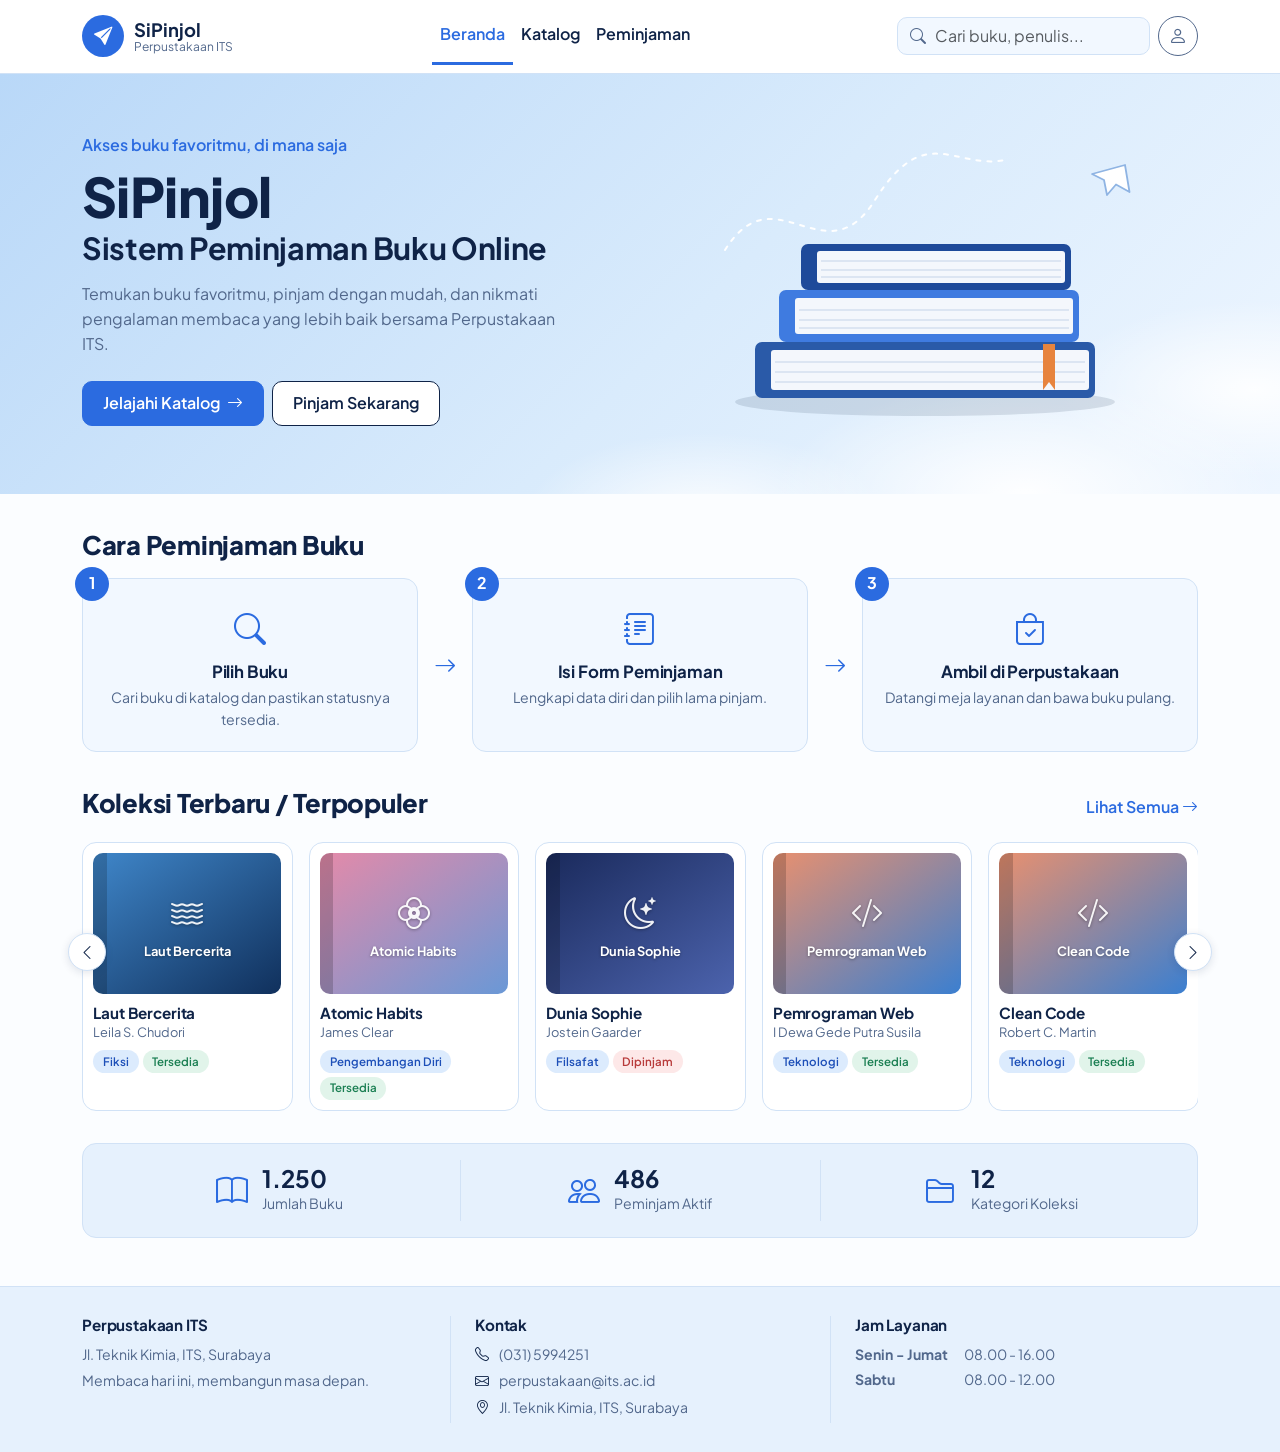
<file: index.html>
<!DOCTYPE html>
<html lang="id">
<head>
  <meta charset="UTF-8">
  <meta name="viewport" content="width=device-width, initial-scale=1">
  <title>SiPinjol - Sistem Peminjaman Buku Online</title>
  <link rel="preconnect" href="https://fonts.googleapis.com">
  <link rel="preconnect" href="https://fonts.gstatic.com" crossorigin>
  <link href="https://fonts.googleapis.com/css2?family=Plus+Jakarta+Sans:wght@400;500;600;700;800&display=swap" rel="stylesheet">
  <link href="https://cdn.jsdelivr.net/npm/bootstrap@5.3.3/dist/css/bootstrap.min.css" rel="stylesheet">
  <link href="https://cdn.jsdelivr.net/npm/bootstrap-icons@1.11.3/font/bootstrap-icons.min.css" rel="stylesheet">
  <link href="css/style.css" rel="stylesheet">
</head>
<body>

  <!-- Header -->
  <header class="site-header sticky-top">
    <nav class="navbar navbar-expand-lg" aria-label="Navigasi utama">
      <div class="container">
        <a class="navbar-brand brand m-0" href="index.html">
          <span class="brand-logo"><i class="bi bi-send-fill" aria-hidden="true"></i></span>
          <span class="brand-teks"><strong>SiPinjol</strong><small>Perpustakaan ITS</small></span>
        </a>
        <button class="navbar-toggler border-0" type="button" data-bs-toggle="collapse" data-bs-target="#menuUtama" aria-controls="menuUtama" aria-expanded="false" aria-label="Buka menu">
          <span class="navbar-toggler-icon"></span>
        </button>
        <div class="collapse navbar-collapse" id="menuUtama">
          <ul class="navbar-nav mx-lg-auto">
            <li class="nav-item"><a class="nav-link active" aria-current="page" href="index.html">Beranda</a></li>
            <li class="nav-item"><a class="nav-link" href="katalog.html">Katalog</a></li>
            <li class="nav-item"><a class="nav-link" href="pinjam.html">Peminjaman</a></li>
          </ul>
          <div class="d-flex align-items-center gap-2 py-2 py-lg-0">
            <form class="cari-header flex-grow-1" action="katalog.html" method="get" role="search">
              <i class="bi bi-search" aria-hidden="true"></i>
              <input class="form-control" type="search" name="q" placeholder="Cari buku, penulis..." aria-label="Cari buku atau penulis">
            </form>
            <button class="btn-akun" type="button" aria-label="Akun"><i class="bi bi-person" aria-hidden="true"></i></button>
          </div>
        </div>
      </div>
    </nav>
  </header>

  <main>
    <!-- Hero -->
    <section class="hero" aria-labelledby="judulHero">
      <div class="container">
        <div class="row align-items-center g-4">
          <div class="col-lg-6">
            <p class="sapaan">Akses buku favoritmu, di mana saja</p>
            <h1 id="judulHero">SiPinjol</h1>
            <h2>Sistem Peminjaman Buku Online</h2>
            <p class="lead-teks">Temukan buku favoritmu, pinjam dengan mudah, dan nikmati pengalaman membaca yang lebih baik bersama Perpustakaan ITS.</p>
            <div class="d-flex flex-wrap gap-2">
              <a class="btn btn-biru" href="katalog.html">Jelajahi Katalog <i class="bi bi-arrow-right ms-1" aria-hidden="true"></i></a>
              <a class="btn btn-garis" href="pinjam.html">Pinjam Sekarang</a>
            </div>
          </div>
          <div class="col-lg-6 text-center">
            <svg class="hero-ilustrasi" viewBox="0 0 440 300" role="img" aria-label="Tumpukan buku dan pesawat kertas">
              <path d="M20 120 C 70 40, 120 150, 170 70 S 250 40, 300 30" fill="none" stroke="#fff" stroke-width="2" stroke-dasharray="4 7" stroke-linecap="round"/>
              <path d="M300 30 l-22 6 l8 4 l2 10 l6 -7 l9 5 z" fill="#fff" stroke="#8fb4e3" stroke-width="1.2" stroke-linejoin="round" transform="translate(-30 -10) scale(1.5)"/>
              <ellipse cx="220" cy="272" rx="190" ry="14" fill="rgba(15,35,71,.12)"/>
              <!-- buku bawah -->
              <rect x="50" y="212" width="340" height="56" rx="7" fill="#2a5aa8"/>
              <rect x="66" y="220" width="318" height="40" rx="3" fill="#f4f7fc"/>
              <path d="M70 232h310M70 242h310M70 252h310" stroke="#d5dff0" stroke-width="1.5"/>
              <!-- buku tengah -->
              <rect x="74" y="160" width="300" height="52" rx="7" fill="#3f7be0"/>
              <rect x="90" y="168" width="278" height="36" rx="3" fill="#f4f7fc"/>
              <path d="M94 180h270M94 190h270M94 198h270" stroke="#d5dff0" stroke-width="1.5"/>
              <!-- buku atas -->
              <rect x="96" y="114" width="270" height="46" rx="7" fill="#1e4a9a"/>
              <rect x="112" y="121" width="248" height="32" rx="3" fill="#f4f7fc"/>
              <path d="M116 131h240M116 140h240M116 147h240" stroke="#d5dff0" stroke-width="1.5"/>
              <!-- pita pembatas -->
              <rect x="338" y="214" width="12" height="46" fill="#e7843e"/>
              <path d="M338 260l6 -8l6 8z" fill="#f4f7fc"/>
            </svg>
          </div>
        </div>
      </div>
    </section>

    <div class="container">
      <!-- Alur peminjaman -->
      <section class="blok" aria-labelledby="judulAlur">
        <h2 class="judul-bagian" id="judulAlur">Cara Peminjaman Buku</h2>
        <div class="langkah">
          <div class="langkah-kartu">
            <span class="langkah-no">1</span>
            <i class="bi bi-search" aria-hidden="true"></i>
            <h3>Pilih Buku</h3>
            <p>Cari buku di katalog dan pastikan statusnya tersedia.</p>
          </div>
          <i class="bi bi-arrow-right langkah-panah" aria-hidden="true"></i>
          <div class="langkah-kartu">
            <span class="langkah-no">2</span>
            <i class="bi bi-journal-text" aria-hidden="true"></i>
            <h3>Isi Form Peminjaman</h3>
            <p>Lengkapi data diri dan pilih lama pinjam.</p>
          </div>
          <i class="bi bi-arrow-right langkah-panah" aria-hidden="true"></i>
          <div class="langkah-kartu">
            <span class="langkah-no">3</span>
            <i class="bi bi-bag-check" aria-hidden="true"></i>
            <h3>Ambil di Perpustakaan</h3>
            <p>Datangi meja layanan dan bawa buku pulang.</p>
          </div>
        </div>
      </section>

      <!-- Koleksi -->
      <section class="blok" aria-labelledby="judulKoleksi">
        <div class="d-flex justify-content-between align-items-baseline">
          <h2 class="judul-bagian" id="judulKoleksi">Koleksi Terbaru / Terpopuler</h2>
          <a class="fw-semibold text-decoration-none" href="katalog.html">Lihat Semua <i class="bi bi-arrow-right" aria-hidden="true"></i></a>
        </div>
        <div class="koleksi-bungkus">
          <button class="panah panah-kiri" type="button" id="geserKiri" aria-label="Geser ke kiri"><i class="bi bi-chevron-left" aria-hidden="true"></i></button>
          <div class="koleksi-jalur" id="jalurKoleksi" tabindex="0" aria-label="Daftar koleksi buku"></div>
          <button class="panah panah-kanan" type="button" id="geserKanan" aria-label="Geser ke kanan"><i class="bi bi-chevron-right" aria-hidden="true"></i></button>
        </div>
      </section>

      <!-- Statistik ilustratif -->
      <section class="statistik" aria-label="Statistik perpustakaan">
        <div><i class="bi bi-book" aria-hidden="true"></i><div><strong>1.250</strong><span>Jumlah Buku</span></div></div>
        <div><i class="bi bi-people" aria-hidden="true"></i><div><strong>486</strong><span>Peminjam Aktif</span></div></div>
        <div><i class="bi bi-folder2" aria-hidden="true"></i><div><strong>12</strong><span>Kategori Koleksi</span></div></div>
      </section>
    </div>
  </main>

  <!-- Footer -->
  <footer class="site-footer">
    <div class="container">
      <div class="row g-4">
        <div class="col-md-4 kolom">
          <h2>Perpustakaan ITS</h2>
          <p>Jl. Teknik Kimia, ITS, Surabaya</p>
          <p>Membaca hari ini, membangun masa depan.</p>
        </div>
        <div class="col-md-4 kolom">
          <h2>Kontak</h2>
          <ul>
            <li><i class="bi bi-telephone" aria-hidden="true"></i>(031) 5994251</li>
            <li><i class="bi bi-envelope" aria-hidden="true"></i>perpustakaan@its.ac.id</li>
            <li><i class="bi bi-geo-alt" aria-hidden="true"></i>Jl. Teknik Kimia, ITS, Surabaya</li>
          </ul>
        </div>
        <div class="col-md-4 kolom">
          <h2>Jam Layanan</h2>
          <dl class="jam">
            <dt>Senin - Jumat</dt><dd>08.00 - 16.00</dd>
            <dt>Sabtu</dt><dd>08.00 - 12.00</dd>
          </dl>
        </div>
      </div>
    </div>
  </footer>

  <script src="https://cdn.jsdelivr.net/npm/bootstrap@5.3.3/dist/js/bootstrap.bundle.min.js"></script>
  <script src="js/data.js"></script>
  <script>
    // Koleksi unggulan: 10 buku pertama dari data
    const jalur = document.getElementById("jalurKoleksi");
    jalur.innerHTML = getBooks().slice(0, 10).map(b => `
      <a class="koleksi-kartu" href="katalog.html?q=${encodeURIComponent(b.judul)}">
        ${coverHTML(b)}
        <h3>${esc(b.judul)}</h3>
        <p>${esc(b.penulis)}</p>
        <div class="d-flex flex-wrap gap-1">
          <span class="chip chip-kategori">${esc(b.kategori)}</span>${statusHTML(b)}
        </div>
      </a>`).join("");

    const kurangGerak = window.matchMedia("(prefers-reduced-motion: reduce)").matches;
    function geser(arah) {
      jalur.scrollBy({ left: arah * jalur.clientWidth * 0.8, behavior: kurangGerak ? "auto" : "smooth" });
    }
    document.getElementById("geserKiri").addEventListener("click", () => geser(-1));
    document.getElementById("geserKanan").addEventListener("click", () => geser(1));
  </script>
</body>
</html>
</file>
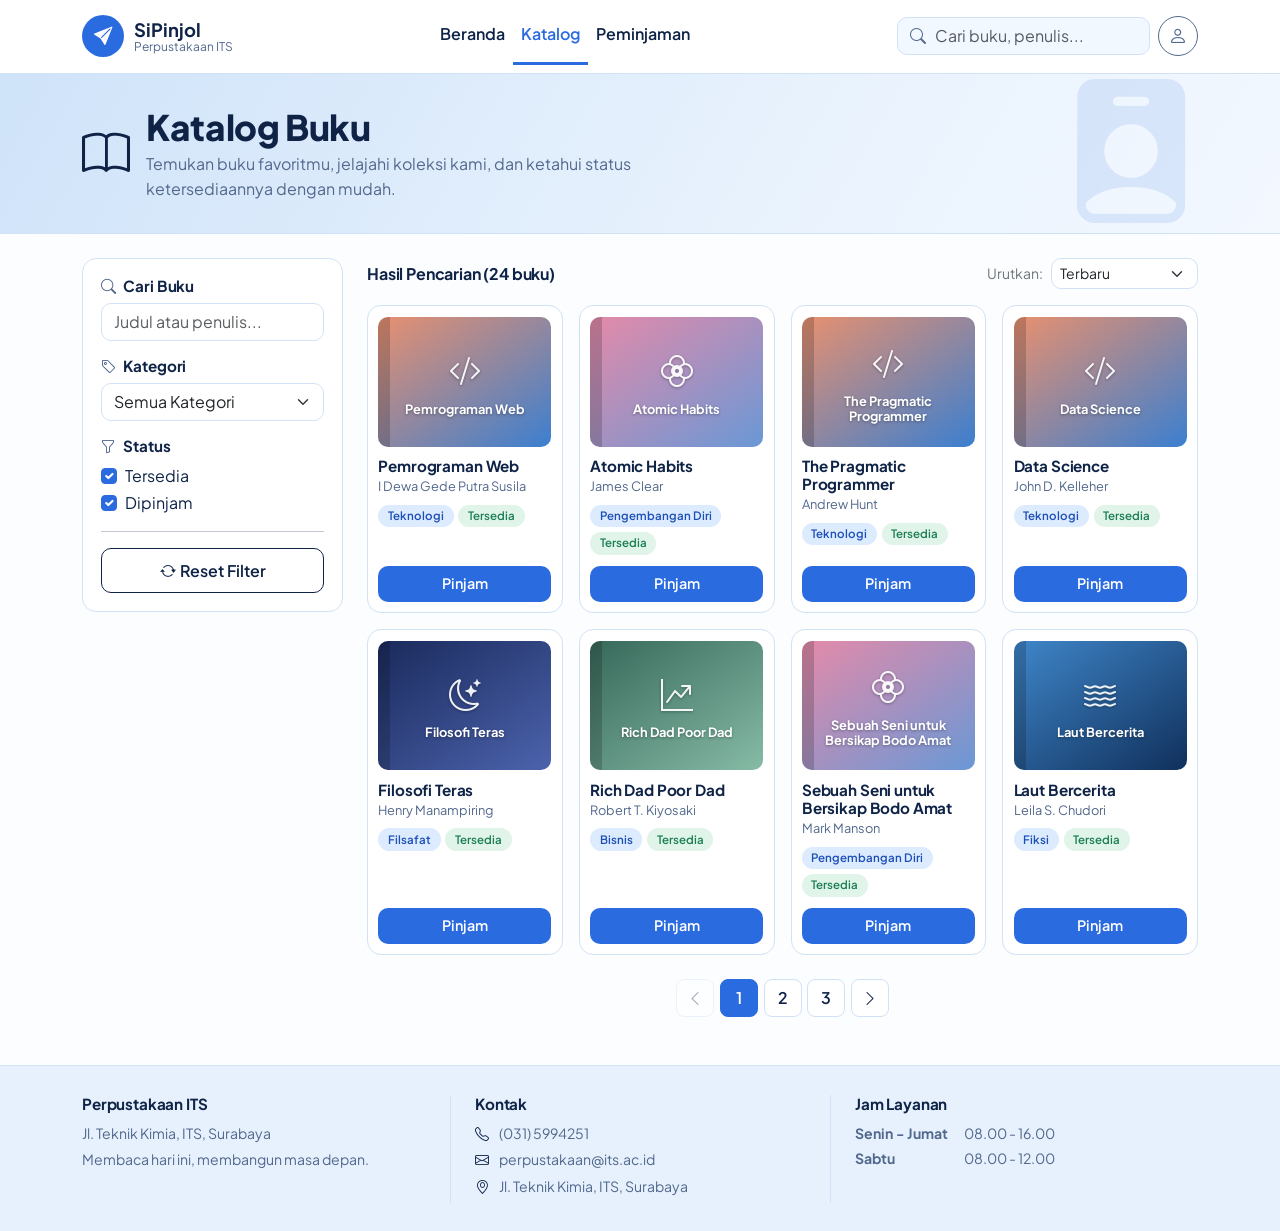
<file: katalog.html>
<!DOCTYPE html>
<html lang="id">
<head>
  <meta charset="UTF-8">
  <meta name="viewport" content="width=device-width, initial-scale=1">
  <title>Katalog Buku - SiPinjol</title>
  <link rel="preconnect" href="https://fonts.googleapis.com">
  <link rel="preconnect" href="https://fonts.gstatic.com" crossorigin>
  <link href="https://fonts.googleapis.com/css2?family=Plus+Jakarta+Sans:wght@400;500;600;700;800&display=swap" rel="stylesheet">
  <link href="https://cdn.jsdelivr.net/npm/bootstrap@5.3.3/dist/css/bootstrap.min.css" rel="stylesheet">
  <link href="https://cdn.jsdelivr.net/npm/bootstrap-icons@1.11.3/font/bootstrap-icons.min.css" rel="stylesheet">
  <link href="css/style.css" rel="stylesheet">
</head>
<body>

  <!-- Header -->
  <header class="site-header sticky-top">
    <nav class="navbar navbar-expand-lg" aria-label="Navigasi utama">
      <div class="container">
        <a class="navbar-brand brand m-0" href="index.html">
          <span class="brand-logo"><i class="bi bi-send-fill" aria-hidden="true"></i></span>
          <span class="brand-teks"><strong>SiPinjol</strong><small>Perpustakaan ITS</small></span>
        </a>
        <button class="navbar-toggler border-0" type="button" data-bs-toggle="collapse" data-bs-target="#menuUtama" aria-controls="menuUtama" aria-expanded="false" aria-label="Buka menu">
          <span class="navbar-toggler-icon"></span>
        </button>
        <div class="collapse navbar-collapse" id="menuUtama">
          <ul class="navbar-nav mx-lg-auto">
            <li class="nav-item"><a class="nav-link" href="index.html">Beranda</a></li>
            <li class="nav-item"><a class="nav-link active" aria-current="page" href="katalog.html">Katalog</a></li>
            <li class="nav-item"><a class="nav-link" href="pinjam.html">Peminjaman</a></li>
          </ul>
          <div class="d-flex align-items-center gap-2 py-2 py-lg-0">
            <form class="cari-header flex-grow-1" id="formCariHeader" action="katalog.html" method="get" role="search">
              <i class="bi bi-search" aria-hidden="true"></i>
              <input class="form-control" id="cariHeader" type="search" name="q" placeholder="Cari buku, penulis..." aria-label="Cari buku atau penulis">
            </form>
            <button class="btn-akun" type="button" aria-label="Akun"><i class="bi bi-person" aria-hidden="true"></i></button>
          </div>
        </div>
      </div>
    </nav>
  </header>

  <main>
    <!-- Banner -->
    <section class="banner">
      <div class="container">
        <div class="isi">
          <i class="bi bi-book" aria-hidden="true"></i>
          <div>
            <h1>Katalog Buku</h1>
            <p>Temukan buku favoritmu, jelajahi koleksi kami, dan ketahui status ketersediaannya dengan mudah.</p>
          </div>
        </div>
      </div>
    </section>

    <div class="container mt-4">
      <div class="row g-4">
        <!-- Filter -->
        <aside class="col-lg-3" aria-label="Filter buku">
          <div class="panel-filter">
            <h2><i class="bi bi-search" aria-hidden="true"></i><label for="cariBuku">Cari Buku</label></h2>
            <input class="form-control" id="cariBuku" type="search" placeholder="Judul atau penulis...">

            <h2><i class="bi bi-tag" aria-hidden="true"></i><label for="filterKategori">Kategori</label></h2>
            <select class="form-select" id="filterKategori">
              <option value="">Semua Kategori</option>
            </select>

            <h2><i class="bi bi-funnel" aria-hidden="true"></i>Status</h2>
            <div class="form-check">
              <input class="form-check-input" type="checkbox" id="statusTersedia" checked>
              <label class="form-check-label" for="statusTersedia">Tersedia</label>
            </div>
            <div class="form-check">
              <input class="form-check-input" type="checkbox" id="statusDipinjam" checked>
              <label class="form-check-label" for="statusDipinjam">Dipinjam</label>
            </div>

            <hr>
            <button class="btn btn-garis w-100" type="button" id="btnResetFilter"><i class="bi bi-arrow-repeat me-1" aria-hidden="true"></i>Reset Filter</button>
          </div>
        </aside>

        <!-- Hasil -->
        <section class="col-lg-9" aria-label="Hasil pencarian">
          <div class="d-flex flex-wrap justify-content-between align-items-center gap-2 mb-3" id="atasHasil">
            <h2 class="h6 fw-bold m-0" id="jumlahHasil" aria-live="polite">Hasil Pencarian</h2>
            <div class="d-flex align-items-center gap-2">
              <label class="small text-secondary" for="urutkan">Urutkan:</label>
              <select class="form-select form-select-sm w-auto" id="urutkan">
                <option value="terbaru">Terbaru</option>
                <option value="judul">Judul A-Z</option>
                <option value="penulis">Penulis A-Z</option>
                <option value="stok">Stok terbanyak</option>
              </select>
            </div>
          </div>

          <div class="row row-cols-2 row-cols-md-3 row-cols-xl-4 g-3" id="daftarBuku"></div>
          <nav aria-label="Halaman katalog"><div class="paginasi" id="paginasi"></div></nav>
        </section>
      </div>
    </div>
  </main>

  <!-- Modal detail buku -->
  <div class="modal fade" id="modalDetail" tabindex="-1" aria-labelledby="judulModal" aria-hidden="true">
    <div class="modal-dialog modal-dialog-centered modal-lg">
      <div class="modal-content">
        <div class="modal-header">
          <h2 class="modal-title h5 fw-bold" id="judulModal">Detail Buku</h2>
          <button type="button" class="btn-close" data-bs-dismiss="modal" aria-label="Tutup"></button>
        </div>
        <div class="modal-body pt-0">
          <div class="row g-3">
            <div class="col-sm-4" id="modalCover"></div>
            <div class="col-sm-8">
              <h3 class="h5 fw-bold mb-0" id="modalJudul"></h3>
              <p class="text-secondary mb-2" id="modalPenulis"></p>
              <div class="d-flex flex-wrap gap-1" id="modalChip"></div>
              <dl class="detail-meta">
                <dt>Penerbit</dt><dd id="modalPenerbit"></dd>
                <dt>Tahun terbit</dt><dd id="modalTahun"></dd>
                <dt>Stok</dt><dd id="modalStok"></dd>
              </dl>
            </div>
          </div>
          <hr>
          <h4 class="h6 fw-bold">Sinopsis</h4>
          <p class="mb-0" id="modalSinopsis"></p>
        </div>
        <div class="modal-footer">
          <button type="button" class="btn btn-garis" data-bs-dismiss="modal">Tutup</button>
          <a class="btn btn-biru" id="modalPinjam" href="pinjam.html">Pinjam</a>
        </div>
      </div>
    </div>
  </div>

  <!-- Footer -->
  <footer class="site-footer">
    <div class="container">
      <div class="row g-4">
        <div class="col-md-4 kolom">
          <h2>Perpustakaan ITS</h2>
          <p>Jl. Teknik Kimia, ITS, Surabaya</p>
          <p>Membaca hari ini, membangun masa depan.</p>
        </div>
        <div class="col-md-4 kolom">
          <h2>Kontak</h2>
          <ul>
            <li><i class="bi bi-telephone" aria-hidden="true"></i>(031) 5994251</li>
            <li><i class="bi bi-envelope" aria-hidden="true"></i>perpustakaan@its.ac.id</li>
            <li><i class="bi bi-geo-alt" aria-hidden="true"></i>Jl. Teknik Kimia, ITS, Surabaya</li>
          </ul>
        </div>
        <div class="col-md-4 kolom">
          <h2>Jam Layanan</h2>
          <dl class="jam">
            <dt>Senin - Jumat</dt><dd>08.00 - 16.00</dd>
            <dt>Sabtu</dt><dd>08.00 - 12.00</dd>
          </dl>
        </div>
      </div>
    </div>
  </footer>

  <script src="https://cdn.jsdelivr.net/npm/bootstrap@5.3.3/dist/js/bootstrap.bundle.min.js"></script>
  <script src="js/data.js"></script>
  <script src="js/katalog.js"></script>
</body>
</html>
</file>
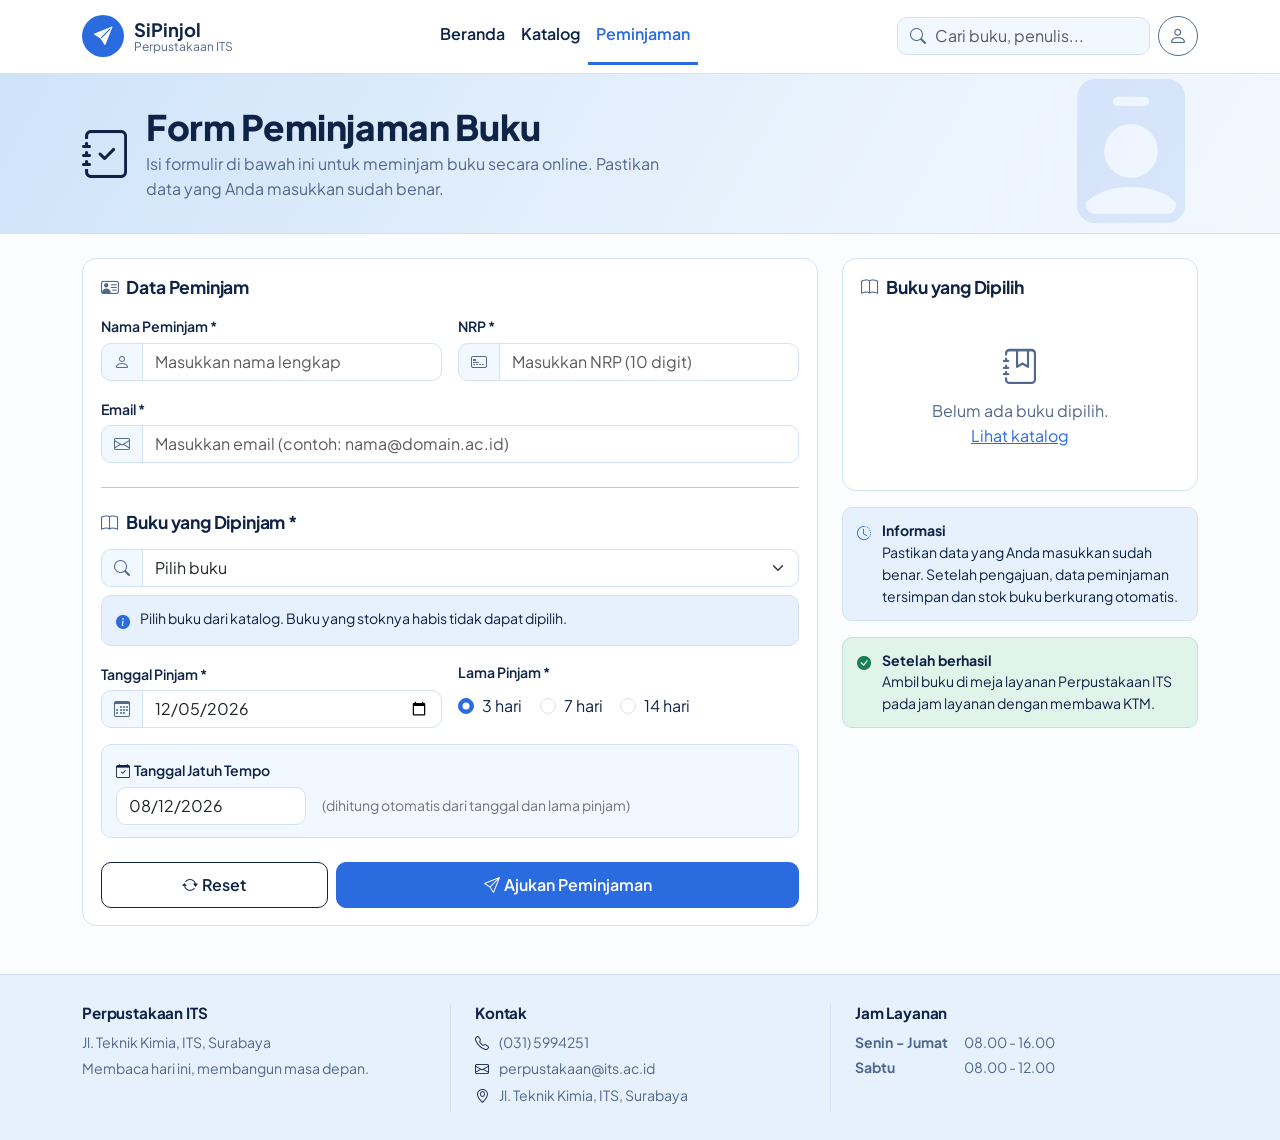
<file: pinjam.html>
<!DOCTYPE html>
<html lang="id">
<head>
  <meta charset="UTF-8">
  <meta name="viewport" content="width=device-width, initial-scale=1">
  <title>Form Peminjaman Buku - SiPinjol</title>
  <link rel="preconnect" href="https://fonts.googleapis.com">
  <link rel="preconnect" href="https://fonts.gstatic.com" crossorigin>
  <link href="https://fonts.googleapis.com/css2?family=Plus+Jakarta+Sans:wght@400;500;600;700;800&display=swap" rel="stylesheet">
  <link href="https://cdn.jsdelivr.net/npm/bootstrap@5.3.3/dist/css/bootstrap.min.css" rel="stylesheet">
  <link href="https://cdn.jsdelivr.net/npm/bootstrap-icons@1.11.3/font/bootstrap-icons.min.css" rel="stylesheet">
  <link href="css/style.css" rel="stylesheet">
</head>
<body>

  <!-- Header -->
  <header class="site-header sticky-top">
    <nav class="navbar navbar-expand-lg" aria-label="Navigasi utama">
      <div class="container">
        <a class="navbar-brand brand m-0" href="index.html">
          <span class="brand-logo"><i class="bi bi-send-fill" aria-hidden="true"></i></span>
          <span class="brand-teks"><strong>SiPinjol</strong><small>Perpustakaan ITS</small></span>
        </a>
        <button class="navbar-toggler border-0" type="button" data-bs-toggle="collapse" data-bs-target="#menuUtama" aria-controls="menuUtama" aria-expanded="false" aria-label="Buka menu">
          <span class="navbar-toggler-icon"></span>
        </button>
        <div class="collapse navbar-collapse" id="menuUtama">
          <ul class="navbar-nav mx-lg-auto">
            <li class="nav-item"><a class="nav-link" href="index.html">Beranda</a></li>
            <li class="nav-item"><a class="nav-link" href="katalog.html">Katalog</a></li>
            <li class="nav-item"><a class="nav-link active" aria-current="page" href="pinjam.html">Peminjaman</a></li>
          </ul>
          <div class="d-flex align-items-center gap-2 py-2 py-lg-0">
            <form class="cari-header flex-grow-1" action="katalog.html" method="get" role="search">
              <i class="bi bi-search" aria-hidden="true"></i>
              <input class="form-control" type="search" name="q" placeholder="Cari buku, penulis..." aria-label="Cari buku atau penulis">
            </form>
            <button class="btn-akun" type="button" aria-label="Akun"><i class="bi bi-person" aria-hidden="true"></i></button>
          </div>
        </div>
      </div>
    </nav>
  </header>

  <main>
    <!-- Banner -->
    <section class="banner">
      <div class="container">
        <div class="isi">
          <i class="bi bi-journal-check" aria-hidden="true"></i>
          <div>
            <h1>Form Peminjaman Buku</h1>
            <p>Isi formulir di bawah ini untuk meminjam buku secara online. Pastikan data yang Anda masukkan sudah benar.</p>
          </div>
        </div>
      </div>
    </section>

    <div class="container mt-4">
      <div class="row g-4">
        <!-- Form -->
        <div class="col-lg-8">
          <form class="kartu-form" id="formPinjam" novalidate>
            <h2><i class="bi bi-person-vcard" aria-hidden="true"></i>Data Peminjam</h2>

            <div class="row g-3">
              <div class="col-md-6 field">
                <label class="form-label" for="nama">Nama Peminjam *</label>
                <div class="input-group has-validation">
                  <span class="input-group-text"><i class="bi bi-person" aria-hidden="true"></i></span>
                  <input class="form-control" type="text" id="nama" name="nama" placeholder="Masukkan nama lengkap" autocomplete="name">
                  <div class="invalid-feedback"></div>
                </div>
              </div>
              <div class="col-md-6 field">
                <label class="form-label" for="nrp">NRP *</label>
                <div class="input-group has-validation">
                  <span class="input-group-text"><i class="bi bi-credit-card-2-front" aria-hidden="true"></i></span>
                  <input class="form-control" type="text" id="nrp" name="nrp" inputmode="numeric" maxlength="10" placeholder="Masukkan NRP (10 digit)">
                  <div class="invalid-feedback"></div>
                </div>
              </div>
              <div class="col-12 field">
                <label class="form-label" for="email">Email *</label>
                <div class="input-group has-validation">
                  <span class="input-group-text"><i class="bi bi-envelope" aria-hidden="true"></i></span>
                  <input class="form-control" type="email" id="email" name="email" placeholder="Masukkan email (contoh: nama@domain.ac.id)" autocomplete="email">
                  <div class="invalid-feedback"></div>
                </div>
              </div>
            </div>

            <hr class="my-4">
            <h2><i class="bi bi-book" aria-hidden="true"></i>Buku yang Dipinjam *</h2>

            <div class="field mb-2">
              <div class="input-group has-validation">
                <span class="input-group-text"><i class="bi bi-search" aria-hidden="true"></i></span>
                <select class="form-select" id="buku" name="buku" aria-label="Buku yang dipinjam"></select>
                <div class="invalid-feedback"></div>
              </div>
            </div>
            <div class="kotak-info mb-3" id="infoStok" role="status">
              <i class="bi bi-info-circle-fill" aria-hidden="true"></i>
              <div id="infoStokTeks"></div>
            </div>

            <div class="row g-3 mb-3">
              <div class="col-md-6 field">
                <label class="form-label" for="tglPinjam">Tanggal Pinjam *</label>
                <div class="input-group has-validation">
                  <span class="input-group-text"><i class="bi bi-calendar3" aria-hidden="true"></i></span>
                  <input class="form-control" type="date" id="tglPinjam" name="tglPinjam">
                  <div class="invalid-feedback"></div>
                </div>
              </div>
              <div class="col-md-6">
                <span class="form-label d-block" id="labelLama">Lama Pinjam *</span>
                <div class="pilihan-lama" role="radiogroup" aria-labelledby="labelLama">
                  <div class="form-check"><input class="form-check-input" type="radio" name="lama" id="lama3" value="3" checked><label class="form-check-label" for="lama3">3 hari</label></div>
                  <div class="form-check"><input class="form-check-input" type="radio" name="lama" id="lama7" value="7"><label class="form-check-label" for="lama7">7 hari</label></div>
                  <div class="form-check"><input class="form-check-input" type="radio" name="lama" id="lama14" value="14"><label class="form-check-label" for="lama14">14 hari</label></div>
                </div>
              </div>
            </div>

            <div class="kotak-jatuh-tempo mb-4">
              <label class="form-label" for="jatuhTempo"><i class="bi bi-calendar-check me-1" aria-hidden="true"></i>Tanggal Jatuh Tempo</label>
              <div class="d-flex align-items-center flex-wrap gap-3">
                <input class="form-control" type="text" id="jatuhTempo" readonly aria-describedby="catatanTempo">
                <small class="text-secondary" id="catatanTempo">(dihitung otomatis dari tanggal dan lama pinjam)</small>
              </div>
            </div>

            <div class="row g-2">
              <div class="col-sm-4"><button class="btn btn-garis w-100" type="reset" id="btnReset"><i class="bi bi-arrow-repeat me-1" aria-hidden="true"></i>Reset</button></div>
              <div class="col-sm-8"><button class="btn btn-biru w-100" type="submit"><i class="bi bi-send me-1" aria-hidden="true"></i>Ajukan Peminjaman</button></div>
            </div>
          </form>
        </div>

        <!-- Panel buku terpilih -->
        <aside class="col-lg-4" aria-label="Ringkasan buku yang dipilih">
          <div class="kartu-form mb-3">
            <h2><i class="bi bi-book" aria-hidden="true"></i>Buku yang Dipilih</h2>
            <div id="panelBuku"></div>
          </div>
          <div class="kotak-info mb-3">
            <i class="bi bi-clock-history" aria-hidden="true"></i>
            <div><strong>Informasi</strong>Pastikan data yang Anda masukkan sudah benar. Setelah pengajuan, data peminjaman tersimpan dan stok buku berkurang otomatis.</div>
          </div>
          <div class="kotak-info hijau">
            <i class="bi bi-check-circle-fill" aria-hidden="true"></i>
            <div><strong>Setelah berhasil</strong>Ambil buku di meja layanan Perpustakaan ITS pada jam layanan dengan membawa KTM.</div>
          </div>
        </aside>
      </div>
    </div>
  </main>

  <!-- Notifikasi -->
  <div class="toast-container position-fixed top-0 end-0 p-3" id="wadahToast"></div>

  <!-- Footer -->
  <footer class="site-footer">
    <div class="container">
      <div class="row g-4">
        <div class="col-md-4 kolom">
          <h2>Perpustakaan ITS</h2>
          <p>Jl. Teknik Kimia, ITS, Surabaya</p>
          <p>Membaca hari ini, membangun masa depan.</p>
        </div>
        <div class="col-md-4 kolom">
          <h2>Kontak</h2>
          <ul>
            <li><i class="bi bi-telephone" aria-hidden="true"></i>(031) 5994251</li>
            <li><i class="bi bi-envelope" aria-hidden="true"></i>perpustakaan@its.ac.id</li>
            <li><i class="bi bi-geo-alt" aria-hidden="true"></i>Jl. Teknik Kimia, ITS, Surabaya</li>
          </ul>
        </div>
        <div class="col-md-4 kolom">
          <h2>Jam Layanan</h2>
          <dl class="jam">
            <dt>Senin - Jumat</dt><dd>08.00 - 16.00</dd>
            <dt>Sabtu</dt><dd>08.00 - 12.00</dd>
          </dl>
        </div>
      </div>
    </div>
  </footer>

  <script src="https://cdn.jsdelivr.net/npm/bootstrap@5.3.3/dist/js/bootstrap.bundle.min.js"></script>
  <script src="js/data.js"></script>
  <script src="js/pinjam.js"></script>
</body>
</html>
</file>
<file: css/style.css>
/* =========================================================
   SiPinjol - style.css
   Dibangun di atas Bootstrap 5.3; hanya penyesuaian tema.
   ========================================================= */

:root {
  --biru: #2b6be0;
  --biru-tua: #1d4fb8;
  --navy: #0f2347;
  --lembut: #52688c;
  --langit: #e6f1fd;
  --langit-2: #f2f8ff;
  --garis: #d1e2f6;
  --hijau: #1b7f53;
  --hijau-bg: #e1f4EA;
  --merah: #b83a3a;
  --merah-bg: #fde8e8;
  --radius: 14px;
}

html { scroll-behavior: smooth; }
@media (prefers-reduced-motion: reduce) {
  html { scroll-behavior: auto; }
  * { transition: none !important; animation: none !important; }
}

body {
  font-family: "Plus Jakarta Sans", system-ui, -apple-system, "Segoe UI", sans-serif;
  color: var(--navy);
  background: #fbfdff;
  line-height: 1.55;
}

h1, h2, h3, h4 { letter-spacing: -0.01em; }
a { color: var(--biru); }
:focus-visible { outline: 3px solid rgba(43, 107, 224, .45); outline-offset: 2px; }

/* ---------- Tombol ---------- */
.btn { font-weight: 600; border-radius: 10px; padding: .6rem 1.25rem; }
.btn-biru { background: var(--biru); border-color: var(--biru); color: #fff; }
.btn-biru:hover, .btn-biru:focus { background: var(--biru-tua); border-color: var(--biru-tua); color: #fff; }
.btn-garis { background: #fff; border: 1.5px solid var(--navy); color: var(--navy); }
.btn-garis:hover { background: var(--navy); color: #fff; }
.btn-pinjam { background: var(--biru); color: #fff; border: 0; width: 100%; padding: .45rem; font-size: .9rem; }
.btn-pinjam:hover { background: var(--biru-tua); color: #fff; }
.btn-pinjam:disabled, .btn-pinjam.disabled { background: #b9c6dc; color: #fff; opacity: 1; }

/* ---------- Header ---------- */
.site-header { background: #fff; border-bottom: 1px solid var(--garis); z-index: 1030; }
.brand { display: flex; align-items: center; gap: .65rem; text-decoration: none; }
.brand-logo {
  width: 42px; height: 42px; border-radius: 50%;
  background: var(--biru); color: #fff;
  display: grid; place-items: center; font-size: 1.15rem;
}
.brand-teks { display: flex; flex-direction: column; line-height: 1.15; }
.brand-teks strong { color: var(--navy); font-size: 1.15rem; }
.brand-teks small { color: var(--lembut); font-size: .75rem; }

.navbar-nav .nav-link {
  color: var(--navy); font-weight: 600; padding: .9rem 1.1rem;
  border-bottom: 3px solid transparent;
}
.navbar-nav .nav-link:hover { color: var(--biru); }
.navbar-nav .nav-link.active { color: var(--biru); border-bottom-color: var(--biru); }
@media (max-width: 991.98px) {
  .navbar-nav .nav-link { padding: .6rem 0; border-bottom: 0; }
  .navbar-nav .nav-link.active { text-decoration: underline; text-underline-offset: 6px; text-decoration-thickness: 3px; }
}

.cari-header { position: relative; min-width: 240px; }
.cari-header i { position: absolute; left: .8rem; top: 50%; transform: translateY(-50%); color: var(--lembut); }
.cari-header input { padding-left: 2.3rem; border-radius: 10px; border: 1px solid var(--garis); background: var(--langit-2); }
.btn-akun {
  width: 40px; height: 40px; border-radius: 50%; padding: 0;
  border: 1.5px solid var(--lembut); color: var(--lembut); background: #fff;
  display: grid; place-items: center; font-size: 1.15rem;
}

/* ---------- Hero ---------- */
.hero {
  padding: 3.5rem 0 4rem;
  background:
    radial-gradient(ellipse 28% 38% at 80% 100%, rgba(255,255,255,.95), transparent 70%),
    radial-gradient(ellipse 22% 30% at 98% 75%, rgba(255,255,255,.9), transparent 70%),
    radial-gradient(ellipse 20% 28% at 55% 105%, rgba(255,255,255,.85), transparent 70%),
    linear-gradient(135deg, #b9d8f8 0%, #d9ebfc 55%, #eef6ff 100%);
}
.hero .sapaan { color: var(--biru); font-weight: 600; margin-bottom: .6rem; }
.hero h1 { font-size: clamp(2.4rem, 5vw, 3.4rem); font-weight: 800; margin: 0; line-height: 1.05; }
.hero h2 { font-size: clamp(1.4rem, 3vw, 1.9rem); font-weight: 700; margin: .3rem 0 1rem; }
.hero p.lead-teks { color: var(--lembut); max-width: 30rem; margin-bottom: 1.5rem; }
.hero-ilustrasi { width: 100%; max-width: 440px; height: auto; }

/* ---------- Judul bagian ---------- */
.judul-bagian { font-size: 1.6rem; font-weight: 800; margin: 0; }
section.blok { padding: 2.25rem 0 0; }

/* ---------- Langkah ---------- */
.langkah { display: grid; grid-template-columns: 1fr auto 1fr auto 1fr; gap: 1rem; align-items: center; margin-top: 1.1rem; }
.langkah-kartu {
  position: relative; background: var(--langit-2); border: 1px solid var(--garis);
  border-radius: var(--radius); padding: 1.6rem 1.2rem 1.3rem; text-align: center; height: 100%;
}
.langkah-no {
  position: absolute; top: -12px; left: -8px; width: 34px; height: 34px; border-radius: 50%;
  background: var(--biru); color: #fff; font-weight: 700; display: grid; place-items: center;
}
.langkah-kartu > i { font-size: 2rem; color: var(--biru); }
.langkah-kartu h3 { font-size: 1.05rem; font-weight: 700; margin: .5rem 0 .3rem; }
.langkah-kartu p { color: var(--lembut); font-size: .88rem; margin: 0; }
.langkah-panah { color: var(--biru); font-size: 1.4rem; }
@media (max-width: 767.98px) {
  .langkah { grid-template-columns: 1fr; }
  .langkah-panah { display: none; }
}

/* ---------- Koleksi (carousel gulir) ---------- */
.koleksi-bungkus { position: relative; margin-top: 1.1rem; }
.koleksi-jalur {
  display: flex; gap: 1rem; overflow-x: auto; scroll-snap-type: x mandatory;
  padding: .25rem .25rem .75rem; scrollbar-width: none;
}
.koleksi-jalur::-webkit-scrollbar { display: none; }
.koleksi-kartu {
  flex: 0 0 clamp(170px, 19%, 215px); scroll-snap-align: start; text-decoration: none; color: inherit;
  background: #fff; border: 1px solid var(--garis); border-radius: var(--radius); padding: .65rem;
  transition: border-color .15s;
}
.koleksi-kartu:hover { border-color: var(--biru); }
.koleksi-kartu h3 { font-size: .95rem; font-weight: 700; margin: .65rem 0 0; }
.koleksi-kartu p { font-size: .8rem; color: var(--lembut); margin: 0 0 .5rem; }
.panah {
  position: absolute; top: 40%; transform: translateY(-50%);
  width: 38px; height: 38px; border-radius: 50%; border: 1px solid var(--garis);
  background: #fff; color: var(--navy); display: grid; place-items: center; z-index: 2;
  box-shadow: 0 2px 8px rgba(15, 35, 71, .12);
}
.panah:hover { background: var(--langit); }
.panah-kiri { left: -14px; }
.panah-kanan { right: -14px; }
@media (max-width: 575.98px) { .panah { display: none; } }

/* ---------- Sampul buku ---------- */
.cover {
  position: relative; aspect-ratio: 4 / 3; border-radius: 10px; overflow: hidden; color: #fff;
  display: flex; flex-direction: column; align-items: center; justify-content: center;
  gap: .35rem; padding: .75rem 1rem; text-align: center; text-shadow: 0 1px 3px rgba(0,0,0,.35);
}
.cover::before { content: ""; position: absolute; inset: 0 auto 0 0; width: 7%; background: rgba(0,0,0,.18); }
.cover i { font-size: 2rem; opacity: .92; }
.cover span { font-weight: 700; font-size: .8rem; line-height: 1.2; text-wrap: balance; }
.cover-tegak { aspect-ratio: 3 / 4; }

/* ---------- Chip ---------- */
.chip { display: inline-block; font-size: .72rem; font-weight: 600; padding: .15rem .6rem; border-radius: 999px; }
.chip-kategori { background: #dcebfd; color: var(--biru-tua); }
.chip-ada { background: var(--hijau-bg); color: var(--hijau); }
.chip-habis { background: var(--merah-bg); color: var(--merah); }

/* ---------- Statistik ---------- */
.statistik {
  display: grid; grid-template-columns: repeat(3, 1fr); background: var(--langit); border: 1px solid var(--garis);
  border-radius: var(--radius); padding: 1rem; margin-top: 1.25rem;
}
.statistik > div { display: flex; align-items: center; justify-content: center; gap: .9rem; padding: .3rem; }
.statistik > div + div { border-left: 1px solid var(--garis); }
.statistik i { font-size: 2rem; color: var(--biru); }
.statistik strong { display: block; font-size: 1.5rem; line-height: 1.1; }
.statistik span { color: var(--lembut); font-size: .88rem; }
@media (max-width: 575.98px) {
  .statistik { grid-template-columns: 1fr; }
  .statistik > div + div { border-left: 0; border-top: 1px solid var(--garis); padding-top: .8rem; margin-top: .5rem; }
}

/* ---------- Banner halaman dalam ---------- */
.banner {
  position: relative; overflow: hidden; padding: 2rem 0;
  background: linear-gradient(120deg, #cfe3f9, #e8f2fd 60%, #f3f8ff);
  border-bottom: 1px solid var(--garis);
}
.banner .isi { display: flex; gap: 1rem; align-items: center; position: relative; z-index: 1; }
.banner .isi > i { font-size: 3rem; color: var(--navy); }
.banner h1 { font-size: clamp(1.7rem, 4vw, 2.2rem); font-weight: 800; margin: 0; }
.banner p { color: var(--lembut); margin: .25rem 0 0; max-width: 34rem; }
.banner::after {
  content: "\F4D2"; /* bi-journals */
  font-family: "bootstrap-icons"; position: absolute; right: 6%; bottom: -30px; font-size: 9rem;
  color: rgba(43, 107, 224, .12);
}

/* ---------- Katalog ---------- */
.panel-filter, .kartu-form {
  background: #fff; border: 1px solid var(--garis); border-radius: var(--radius); padding: 1.1rem;
}
.panel-filter h2 { font-size: .95rem; font-weight: 700; margin: 1rem 0 .5rem; display: flex; gap: .5rem; align-items: center; }
.panel-filter h2:first-child { margin-top: 0; }
.panel-filter h2 i { color: var(--lembut); }
@media (min-width: 992px) { .panel-filter { position: sticky; top: 90px; } }

.form-control, .form-select { border-radius: 10px; border-color: var(--garis); }
.form-control:focus, .form-select:focus { border-color: var(--biru); box-shadow: 0 0 0 .2rem rgba(43, 107, 224, .18); }
.form-check-input:checked { background-color: var(--biru); border-color: var(--biru); }

.kartu-buku {
  display: flex; flex-direction: column; height: 100%; background: #fff; border: 1px solid var(--garis);
  border-radius: var(--radius); padding: .65rem; transition: border-color .15s;
}
.kartu-buku:hover { border-color: var(--biru); }
.kartu-buku .buka { background: none; border: 0; padding: 0; text-align: left; color: inherit; width: 100%; }
.kartu-buku h3 { font-size: .95rem; font-weight: 700; margin: .65rem 0 .1rem; }
.kartu-buku .penulis { color: var(--lembut); font-size: .8rem; margin: 0 0 .5rem; }
.kartu-buku .chips { display: flex; flex-wrap: wrap; gap: .3rem; margin-bottom: .7rem; }
.kartu-buku .btn-pinjam { margin-top: auto; }

.paginasi { display: flex; justify-content: center; gap: .35rem; flex-wrap: wrap; margin-top: 1.5rem; }
.paginasi button {
  min-width: 38px; height: 38px; border-radius: 8px; border: 1px solid var(--garis); background: #fff; color: var(--navy); font-weight: 600;
}
.paginasi button:hover:not(:disabled) { background: var(--langit); }
.paginasi button.aktif { background: var(--biru); border-color: var(--biru); color: #fff; }
.paginasi button:disabled { opacity: .4; }

.kosong { text-align: center; padding: 3rem 1rem; color: var(--lembut); background: #fff; border: 1px dashed var(--garis); border-radius: var(--radius); }
.kosong i { font-size: 2.2rem; display: block; margin-bottom: .5rem; }

.modal-content { border-radius: var(--radius); border: 1px solid var(--garis); }
.modal-header { border-bottom: 0; }
.modal-footer { border-top: 0; }
.detail-meta { display: grid; grid-template-columns: auto 1fr; gap: .25rem 1rem; font-size: .9rem; margin: .8rem 0 0; }
.detail-meta dt { color: var(--lembut); font-weight: 500; }
.detail-meta dd { margin: 0; font-weight: 600; }

/* ---------- Form peminjaman ---------- */
.kartu-form h2 { font-size: 1.1rem; font-weight: 700; display: flex; gap: .5rem; align-items: center; margin-bottom: 1rem; }
.kartu-form h2 i { color: var(--lembut); }
.form-label { font-weight: 600; font-size: .88rem; margin-bottom: .3rem; }
.input-group-text { background: var(--langit-2); border-color: var(--garis); color: var(--lembut); border-radius: 10px 0 0 10px; }
.input-group > .form-control, .input-group > .form-select { border-radius: 0 10px 10px 0; }
.kotak-info {
  display: flex; gap: .65rem; align-items: flex-start; border-radius: 10px; padding: .75rem .9rem;
  font-size: .88rem; background: var(--langit); border: 1px solid var(--garis);
}
.kotak-info i { margin-top: .15rem; color: var(--biru); }
.kotak-info.hijau { background: var(--hijau-bg); border-color: #bfe5d0; }
.kotak-info.hijau i { color: var(--hijau); }
.kotak-info.merah { background: var(--merah-bg); border-color: #f2c4c4; }
.kotak-info.merah i { color: var(--merah); }
.kotak-info strong { display: block; }
.kotak-jatuh-tempo { background: var(--langit-2); border: 1px solid var(--garis); border-radius: 10px; padding: .8rem .9rem; }
.kotak-jatuh-tempo input { max-width: 190px; background: #fff; }
.pilihan-lama { display: flex; gap: 1.1rem; flex-wrap: wrap; padding-top: .35rem; }
.dl-buku { display: grid; grid-template-columns: auto 1fr; gap: .2rem .8rem; font-size: .88rem; margin: .5rem 0 0; }
.dl-buku dt { color: var(--lembut); font-weight: 500; }
.dl-buku dd { margin: 0; font-weight: 600; }
.panel-kosong { color: var(--lembut); text-align: center; padding: 1.5rem .5rem; }
.panel-kosong i { font-size: 2.2rem; display: block; margin-bottom: .4rem; }

/* ---------- Toast ---------- */
.toast-container { z-index: 1090; }
.toast { border-radius: 12px; border: 1px solid var(--garis); background: #fff; }
.toast .toast-ikon { font-size: 1.4rem; margin: .8rem 0 0 .9rem; }
.toast-sukses { border-left: 5px solid var(--hijau); }
.toast-sukses .toast-ikon { color: var(--hijau); }
.toast-gagal { border-left: 5px solid var(--merah); }
.toast-gagal .toast-ikon { color: var(--merah); }

/* ---------- Footer ---------- */
.site-footer { background: var(--langit); border-top: 1px solid var(--garis); margin-top: 3rem; padding: 1.8rem 0; font-size: .88rem; }
.site-footer h2 { font-size: .95rem; font-weight: 700; margin-bottom: .6rem; }
.site-footer p, .site-footer li { color: var(--lembut); margin: 0 0 .3rem; }
.site-footer ul { list-style: none; padding: 0; margin: 0; }
.site-footer li { display: flex; gap: .6rem; }
.site-footer li i { color: var(--navy); }
.jam { display: grid; grid-template-columns: auto 1fr; gap: .2rem 1rem; color: var(--lembut); margin: 0; }
.jam dd { margin: 0; }
@media (min-width: 768px) {
  .site-footer .kolom + .kolom { border-left: 1px solid var(--garis); padding-left: 1.5rem; }
}
</file>
